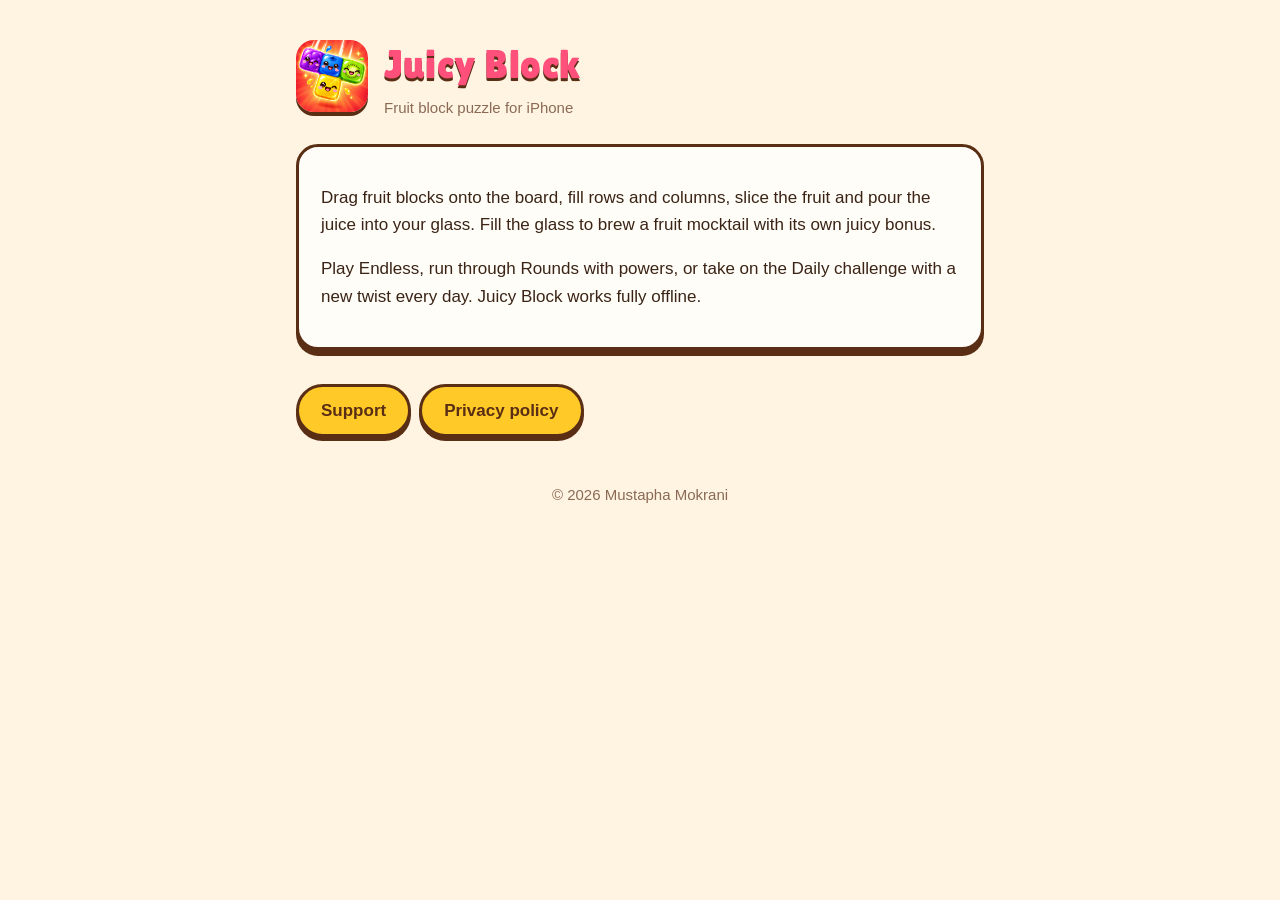
<file: index.html>
<!doctype html><html lang="en"><head><meta charset="utf-8"><meta name="viewport" content="width=device-width,initial-scale=1"><link rel="preconnect" href="https://fonts.googleapis.com"><link href="https://fonts.googleapis.com/css2?family=Lilita+One&display=swap" rel="stylesheet"><link rel="stylesheet" href="style.css"><link rel="icon" href="icon.png"><title>Juicy Block</title></head><body><main>
<header><img src="icon.png" alt=""><div><h1>Juicy Block</h1><div class="muted">Fruit block puzzle for iPhone</div></div></header>
<div class="card"><p>Drag fruit blocks onto the board, fill rows and columns, slice the fruit and pour the juice into your glass. Fill the glass to brew a fruit mocktail with its own juicy bonus.</p>
<p>Play Endless, run through Rounds with powers, or take on the Daily challenge with a new twist every day. Juicy Block works fully offline.</p></div>
<nav><a class="btn" href="support.html">Support</a><a class="btn" href="privacy.html">Privacy policy</a></nav>
<footer class="muted">© 2026 Mustapha Mokrani</footer>
</main></body></html>
</file>
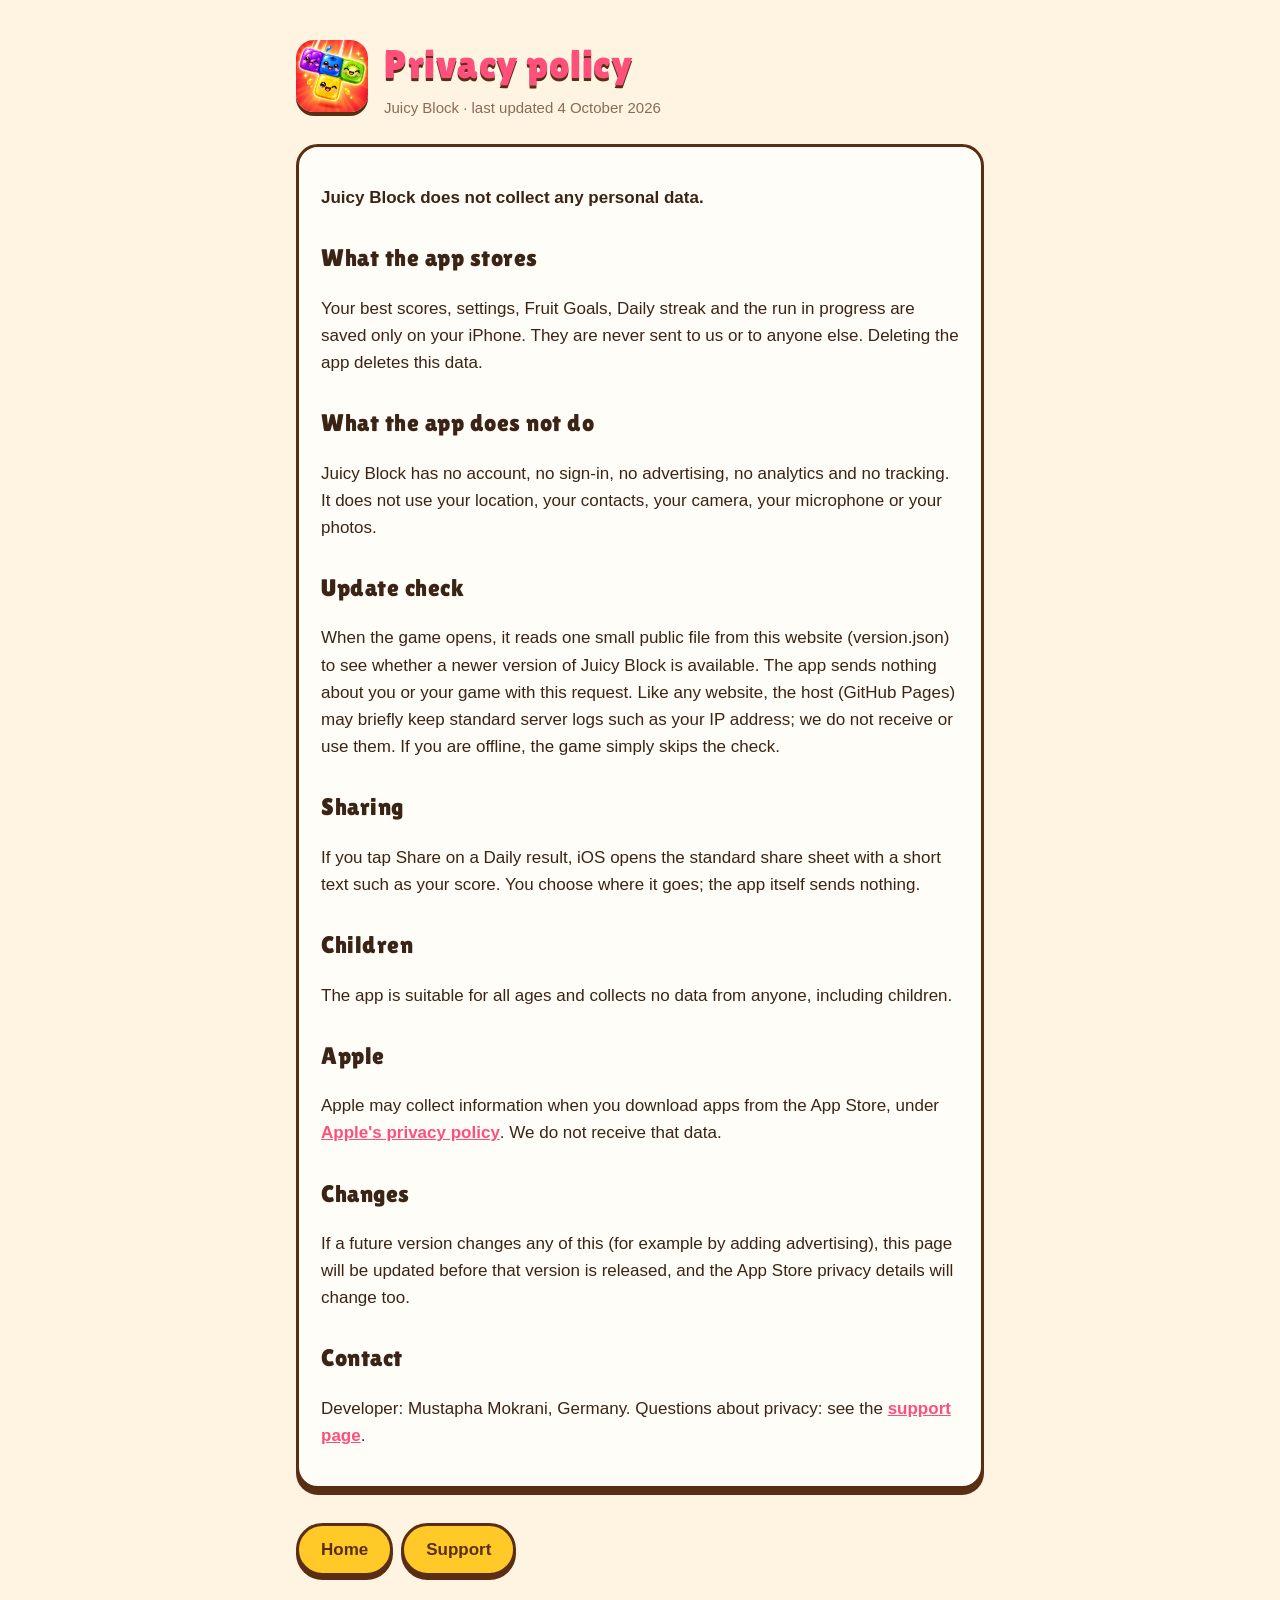
<file: privacy.html>
<!doctype html><html lang="en"><head><meta charset="utf-8"><meta name="viewport" content="width=device-width,initial-scale=1"><link rel="preconnect" href="https://fonts.googleapis.com"><link href="https://fonts.googleapis.com/css2?family=Lilita+One&display=swap" rel="stylesheet"><link rel="stylesheet" href="style.css"><link rel="icon" href="icon.png"><title>Juicy Block Privacy</title></head><body><main>
<header><img src="icon.png" alt=""><div><h1>Privacy policy</h1><div class="muted">Juicy Block · last updated 4 October 2026</div></div></header>
<div class="card">
<p><strong>Juicy Block does not collect any personal data.</strong></p>
<h2>What the app stores</h2>
<p>Your best scores, settings, Fruit Goals, Daily streak and the run in progress are saved only on your iPhone. They are never sent to us or to anyone else. Deleting the app deletes this data.</p>
<h2>What the app does not do</h2>
<p>Juicy Block has no account, no sign-in, no advertising, no analytics and no tracking. It does not use your location, your contacts, your camera, your microphone or your photos.</p>
<h2>Update check</h2>
<p>When the game opens, it reads one small public file from this website (version.json) to see whether a newer version of Juicy Block is available. The app sends nothing about you or your game with this request. Like any website, the host (GitHub Pages) may briefly keep standard server logs such as your IP address; we do not receive or use them. If you are offline, the game simply skips the check.</p>
<h2>Sharing</h2>
<p>If you tap Share on a Daily result, iOS opens the standard share sheet with a short text such as your score. You choose where it goes; the app itself sends nothing.</p>
<h2>Children</h2>
<p>The app is suitable for all ages and collects no data from anyone, including children.</p>
<h2>Apple</h2>
<p>Apple may collect information when you download apps from the App Store, under <a href="https://www.apple.com/legal/privacy/">Apple's privacy policy</a>. We do not receive that data.</p>
<h2>Changes</h2>
<p>If a future version changes any of this (for example by adding advertising), this page will be updated before that version is released, and the App Store privacy details will change too.</p>
<h2>Contact</h2>
<p>Developer: Mustapha Mokrani, Germany. Questions about privacy: see the <a href="support.html">support page</a>.</p>
</div>
<nav><a class="btn" href="index.html">Home</a><a class="btn" href="support.html">Support</a></nav>
</main></body></html>
</file>
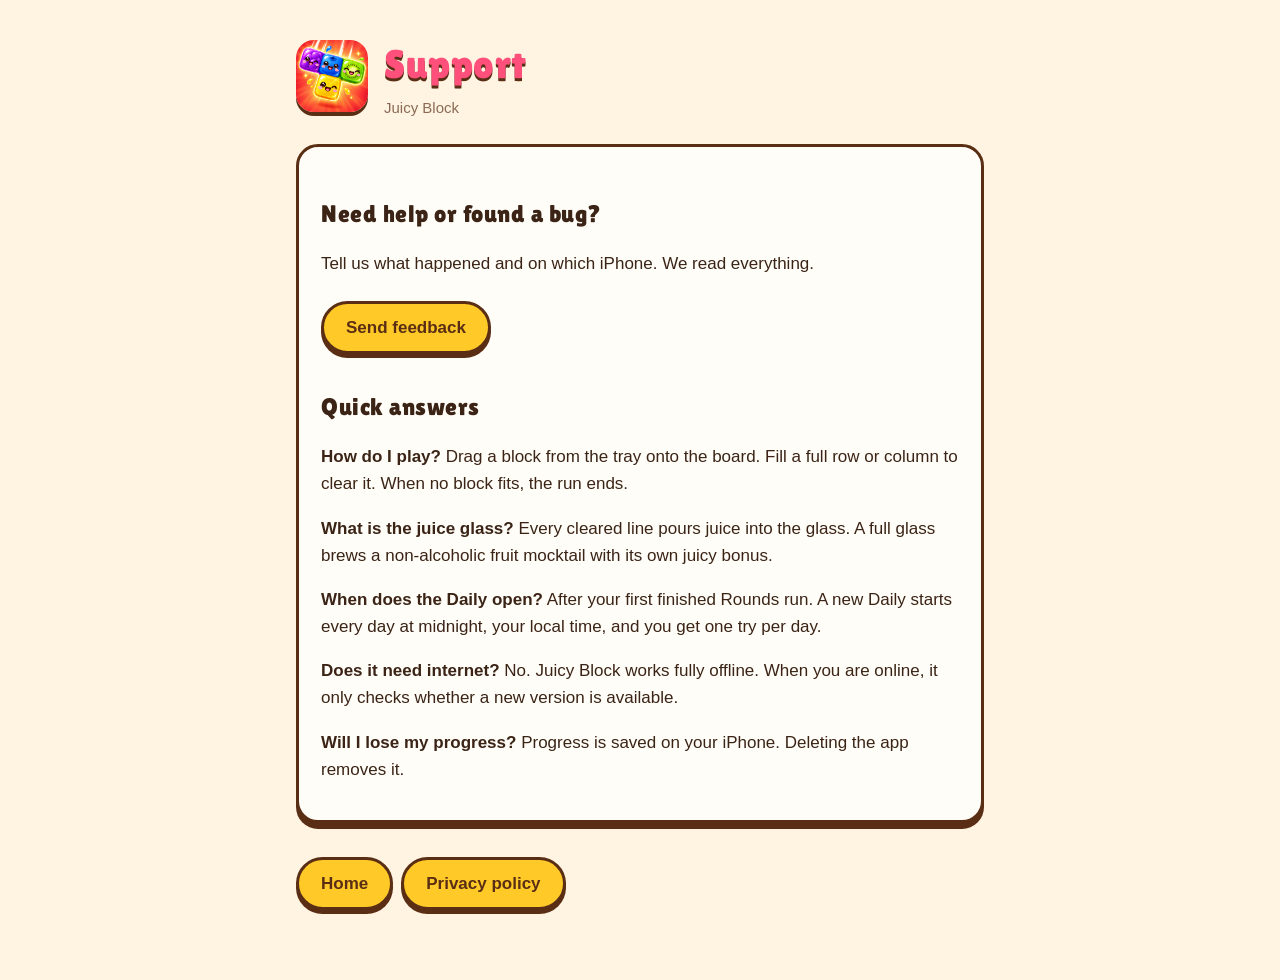
<file: support.html>
<!doctype html><html lang="en"><head><meta charset="utf-8"><meta name="viewport" content="width=device-width,initial-scale=1"><link rel="preconnect" href="https://fonts.googleapis.com"><link href="https://fonts.googleapis.com/css2?family=Lilita+One&display=swap" rel="stylesheet"><link rel="stylesheet" href="style.css"><link rel="icon" href="icon.png"><title>Juicy Block Support</title></head><body><main>
<header><img src="icon.png" alt=""><div><h1>Support</h1><div class="muted">Juicy Block</div></div></header>
<div class="card">
<h2>Need help or found a bug?</h2>
<p>Tell us what happened and on which iPhone. We read everything.</p>
<p><a class="btn" href="https://github.com/stoufax/juicy-block-site/issues/new">Send feedback</a></p>
<h2>Quick answers</h2>
<p><strong>How do I play?</strong> Drag a block from the tray onto the board. Fill a full row or column to clear it. When no block fits, the run ends.</p>
<p><strong>What is the juice glass?</strong> Every cleared line pours juice into the glass. A full glass brews a non-alcoholic fruit mocktail with its own juicy bonus.</p>
<p><strong>When does the Daily open?</strong> After your first finished Rounds run. A new Daily starts every day at midnight, your local time, and you get one try per day.</p>
<p><strong>Does it need internet?</strong> No. Juicy Block works fully offline. When you are online, it only checks whether a new version is available.</p>
<p><strong>Will I lose my progress?</strong> Progress is saved on your iPhone. Deleting the app removes it.</p>
</div>
<nav><a class="btn" href="index.html">Home</a><a class="btn" href="privacy.html">Privacy policy</a></nav>
</main></body></html>
</file>
<file: style.css>
:root{--bg:#fff4e2;--card:#fffdf8;--ink:#3b2416;--muted:#8a6a55;--pink:#ff4f7b;--yellow:#ffc928;--green:#3fbf5f;--edge:#5a2e14}
@media (prefers-color-scheme:dark){:root{--bg:#2a160c;--card:#3a2214;--ink:#fff1e0;--muted:#d9b89c;--edge:#120804}}
*{box-sizing:border-box}
body{margin:0;background:var(--bg);color:var(--ink);font:17px/1.6 -apple-system,BlinkMacSystemFont,"Segoe UI",Roboto,sans-serif}
main{max-width:720px;margin:0 auto;padding:32px 16px 64px}
header{display:flex;align-items:center;gap:16px;margin-bottom:24px}
header img{width:72px;height:72px;border-radius:18px;box-shadow:0 4px 0 var(--edge)}
h1,h2{font-family:"Lilita One",system-ui,sans-serif;font-weight:400;letter-spacing:.5px;margin:0}
h1{font-size:40px;color:var(--pink);text-shadow:0 3px 0 var(--edge)}
h2{font-size:24px;margin-top:28px;color:var(--ink)}
.card{background:var(--card);border:3px solid var(--edge);border-radius:22px;padding:20px 22px;box-shadow:0 6px 0 var(--edge)}
.muted{color:var(--muted);font-size:15px}
a{color:var(--pink);font-weight:700}
.btn{display:inline-block;background:var(--yellow);color:var(--edge);text-decoration:none;border:3px solid var(--edge);border-radius:999px;padding:10px 22px;box-shadow:0 4px 0 var(--edge);margin:6px 8px 6px 0}
nav{margin-top:28px}
footer{margin-top:40px;text-align:center}
</file>
